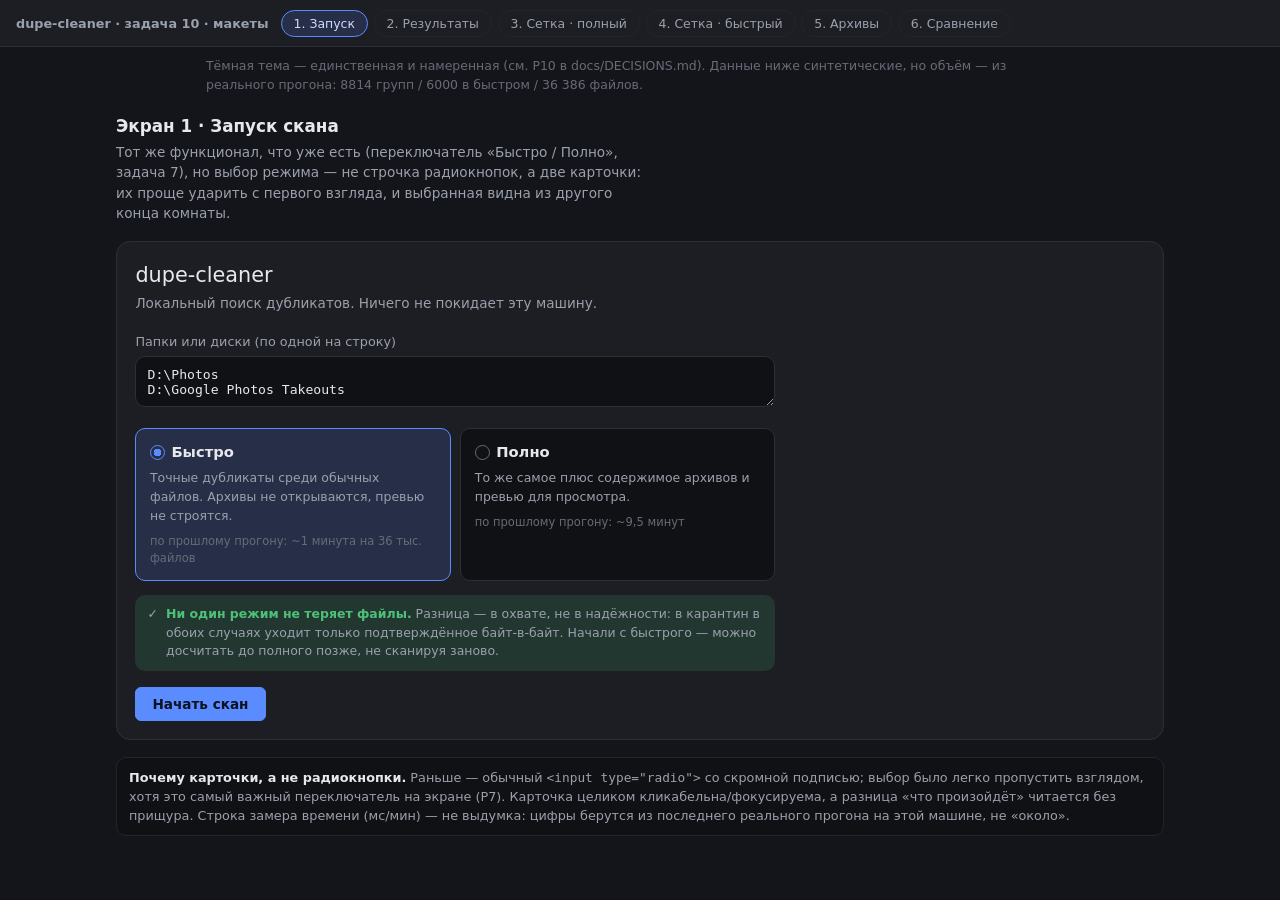
<file: docs/UX-MOCKUPS.html>
<!doctype html>
<html lang="ru">
<head>
<meta charset="utf-8">
<meta name="viewport" content="width=device-width, initial-scale=1">
<title>dupe-cleaner — макеты (задача 10)</title>
<style>
  /* ============================================================
     ТОКЕНЫ ЯЗЫКА (см. docs/DECISIONS.md, Р10)
     Тёмная тема — единственная; переключателя нет намеренно.
     ============================================================ */
  :root{
    --bg:            #14151a;
    --bg-elev:       #1c1e24;
    --bg-elev-2:     #23262e;
    --bg-sunken:     #101114;
    --border:        #2c2f38;
    --border-soft:   #23252c;
    --text:          #e7e8ec;
    --text-muted:    #9aa0ac;
    --text-faint:    #666b77;

    --accent:        #5b8cff;
    --accent-soft:   rgba(91,140,255,.16);
    --accent-text:   #cfdbff;

    --ok:            #4ec178;
    --ok-soft:       rgba(78,193,120,.15);
    --warn:          #e6a23c;
    --warn-soft:     rgba(230,162,60,.15);
    --danger:        #f0645a;
    --danger-soft:   rgba(240,100,90,.15);
    --neutral:       #8b93a3;
    --neutral-soft:  rgba(139,147,163,.13);

    --focus:         #7aa2ff;
    --radius-sm: 6px; --radius-md: 10px; --radius-lg: 14px;
    --font-ui:   system-ui, -apple-system, "Segoe UI", sans-serif;
    --font-mono: ui-monospace, Consolas, monospace;
  }

  * { box-sizing: border-box; }
  html, body { background: var(--bg); }
  body{
    margin:0; color: var(--text); font-family: var(--font-ui);
    font-size: 14px; line-height: 1.5; -webkit-font-smoothing: antialiased;
  }
  code, .mono { font-family: var(--font-mono); }
  .tabular { font-variant-numeric: tabular-nums; }
  ::selection { background: var(--accent-soft); }
  a { color: var(--accent-text); }
  button { font-family: inherit; }
  button:focus-visible, [tabindex]:focus-visible, input:focus-visible {
    outline: 2px solid var(--focus); outline-offset: 2px;
  }

  /* ---------- каркас страницы макетов (не часть продукта) ---------- */
  .doc-topbar{
    position: sticky; top:0; z-index: 50;
    display:flex; align-items:center; gap: .75rem;
    padding: .6rem 1rem; background: var(--bg-elev);
    border-bottom: 1px solid var(--border); flex-wrap: wrap;
  }
  .doc-topbar b { font-size: .8rem; color: var(--text-muted); font-weight: 600; }
  .doc-tabs { display:flex; gap:.35rem; flex-wrap: wrap; }
  .doc-tab{
    background: transparent; color: var(--text-muted); border:1px solid var(--border-soft);
    border-radius: 999px; padding: .32rem .75rem; font-size: .78rem; cursor:pointer;
  }
  .doc-tab.active{ background: var(--accent-soft); border-color: var(--accent); color: var(--accent-text); }
  .doc-note{ max-width: 900px; margin: 0 auto; padding: .6rem 1rem 0; color: var(--text-faint); font-size: .78rem; }

  .panel{ display:none; padding: 1.25rem 1rem 4rem; max-width: 1080px; margin: 0 auto; }
  .panel.active{ display:block; }
  .panel h2{ font-size: 1.05rem; margin: 0 0 .15rem; }
  .panel .lede{ color: var(--text-muted); font-size: .85rem; margin: 0 0 1.1rem; max-width: 62ch; }
  .screen{
    background: var(--bg-elev); border:1px solid var(--border); border-radius: var(--radius-lg);
    padding: 1.1rem 1.15rem; margin-bottom: 1.1rem;
  }
  .screen h3{ margin:0 0 .7rem; font-size: .95rem; }
  .why{
    font-size: .8rem; color: var(--text-muted); background: var(--bg-sunken);
    border: 1px solid var(--border-soft); border-radius: var(--radius-md);
    padding: .6rem .75rem; margin-top: .7rem;
  }
  .why b { color: var(--text); }

  /* ============================================================
     ЭКРАН 1 — ЗАПУСК СКАНА
     ============================================================ */
  .app-shell{ max-width: 640px; }
  .app-h1{ font-size: 1.3rem; margin: 0 0 .1rem; }
  .app-sub{ color: var(--text-muted); font-size: .85rem; margin: 0 0 1.2rem; }
  .field label{ display:block; font-size: .8rem; color: var(--text-muted); margin-bottom: .3rem; }
  textarea.mock-input{
    width:100%; background: var(--bg-sunken); border:1px solid var(--border); color: var(--text);
    border-radius: var(--radius-md); padding: .6rem .7rem; font-family: var(--font-mono); font-size: .82rem;
  }
  .mode-cards{ display:grid; grid-template-columns: 1fr 1fr; gap: .6rem; margin: .9rem 0; }
  @media (max-width: 560px){ .mode-cards{ grid-template-columns: 1fr; } }
  .mode-card{
    position: relative; border: 1px solid var(--border); border-radius: var(--radius-md);
    padding: .8rem .85rem; cursor: pointer; background: var(--bg-sunken);
  }
  .mode-card.selected{ border-color: var(--accent); background: var(--accent-soft); }
  .mode-card .mc-title{ display:flex; align-items:center; gap:.4rem; font-weight: 600; font-size: .92rem; }
  .mode-card .mc-radio{
    width: 15px; height:15px; border-radius: 50%; border: 1.5px solid var(--text-faint); flex: none;
  }
  .mode-card.selected .mc-radio{ border-color: var(--accent); background: radial-gradient(circle, var(--accent) 0 40%, transparent 42%); }
  .mode-card .mc-desc{ font-size: .78rem; color: var(--text-muted); margin-top: .35rem; }
  .mode-card .mc-meta{ font-size: .72rem; color: var(--text-faint); margin-top: .45rem; }
  .guarantee-line{
    display:flex; gap:.5rem; align-items:flex-start; font-size: .78rem; color: var(--text-muted);
    background: var(--ok-soft); border:1px solid transparent; border-radius: var(--radius-md);
    padding: .55rem .7rem; margin-top: .2rem;
  }
  .guarantee-line b{ color: var(--ok); }
  .btn{
    border-radius: var(--radius-sm); border:1px solid var(--border); background: var(--bg-elev-2);
    color: var(--text); padding: .5rem 1rem; font-size: .85rem; cursor:pointer;
  }
  .btn.primary{ background: var(--accent); border-color: var(--accent); color:#0b1220; font-weight:600; }
  .btn.ghost{ background: transparent; }
  .btn.sm{ padding: .28rem .6rem; font-size: .75rem; }
  .btn:disabled{ opacity:.45; cursor:not-allowed; }
  .row-actions{ display:flex; gap:.5rem; margin-top: 1rem; }

  /* ============================================================
     ЭКРАН 2 — СВОДКА И ОХВАТ
     ============================================================ */
  .stat-strip{ display:flex; gap: 1.4rem; flex-wrap:wrap; margin-bottom: .9rem; }
  .stat{ min-width: 120px; }
  .stat .n{ font-size: 1.3rem; font-weight: 700; }
  .stat .l{ font-size: .72rem; color: var(--text-muted); }
  .mode-pill{
    display:inline-flex; align-items:center; gap:.3rem; font-size: .72rem; padding: .15rem .55rem;
    border-radius: 999px; border:1px solid var(--border); color: var(--text-muted); vertical-align: middle;
  }

  .coverage-banner{
    display:flex; align-items:center; gap:.8rem; flex-wrap: wrap;
    background: var(--warn-soft); border: 1px solid color-mix(in srgb, var(--warn) 55%, transparent);
    border-radius: var(--radius-md); padding: .7rem .9rem; margin-bottom: 1rem;
  }
  .coverage-banner .cb-icon{ font-size: 1.1rem; }
  .coverage-banner .cb-text{ flex: 1 1 320px; font-size: .82rem; }
  .coverage-banner .cb-text b{ color: var(--warn); }

  .verdict-strip{ display:flex; gap:.5rem; flex-wrap: wrap; margin-bottom: 1.1rem; }
  .verdict-chip{
    display:flex; align-items:center; gap:.4rem; border-radius: var(--radius-md);
    padding: .45rem .7rem; font-size: .78rem; border: 1px solid transparent;
  }
  .verdict-chip .vc-n{ font-weight:700; font-size: .92rem; }
  .verdict-chip.ok{ background: var(--ok-soft); color: var(--ok); }
  .verdict-chip.warn{ background: var(--warn-soft); color: var(--warn); }
  .verdict-chip.neutral{ background: var(--neutral-soft); color: var(--neutral); }
  .verdict-chip.danger{ background: var(--danger-soft); color: var(--danger); }

  .type-tabs{ display:flex; gap:.4rem; border-bottom: 1px solid var(--border); margin-bottom: .9rem; }
  .type-tab{
    background:none; border:none; color: var(--text-muted); padding: .5rem .2rem; font-size: .85rem;
    border-bottom: 2px solid transparent; cursor:pointer; margin-right: .6rem;
  }
  .type-tab.active{ color: var(--text); border-bottom-color: var(--accent); }
  .type-tab .cnt{ color: var(--text-faint); font-size: .75rem; }

  /* ============================================================
     СЕТКА ГРУПП (общая для полного/быстрого экрана)
     ============================================================ */
  .vg-wrap{ border:1px solid var(--border-soft); border-radius: var(--radius-md); background: var(--bg-sunken); }
  .vg-toolbar{
    display:flex; justify-content:space-between; align-items:center; gap:.6rem; flex-wrap:wrap;
    padding: .5rem .7rem; font-size: .72rem; color: var(--text-faint); border-bottom: 1px solid var(--border-soft);
  }
  .vg-viewport{ position: relative; height: 460px; overflow-y: auto; overflow-x: hidden; }
  .vg-sizer{ position: relative; width: 100%; }
  .vg-pool{ position:absolute; top:0; left:0; }

  .tile{
    position:absolute; width: 148px; height: 190px;
    background: var(--bg-elev); border:1px solid var(--border-soft); border-radius: var(--radius-md);
    overflow:hidden; transition: border-color .1s ease;
  }
  .tile:hover, .tile:focus-within{ border-color: var(--accent); }
  .tile .thumb{
    position:relative; width:100%; height: 132px; background-size: cover; background-position: center;
    display:flex; align-items:flex-end; justify-content:flex-start;
  }
  .tile .thumb.no-preview{ display:flex; align-items:center; justify-content:center; flex-direction:column; gap:.15rem; }
  .tile .ext-mono{ font-size: 1rem; font-weight:800; letter-spacing:.02em; }
  .tile .ext-sub{ font-size: .62rem; opacity:.85; }
  .tile .chk{
    position:absolute; top:6px; right:6px; width:16px; height:16px; border-radius:4px;
    border: 1.5px solid rgba(255,255,255,.55); background: rgba(20,21,26,.35);
  }
  .tile .chk.checked{ background: var(--ok); border-color: var(--ok); }
  .tile .chk.checked::after{ content:"✓"; color:#0b1220; font-size:11px; font-weight:800; display:block; text-align:center; line-height:15px; }
  .tile .count-badge{
    position:absolute; left:6px; top:6px; background: rgba(10,11,14,.65); color:#fff;
    font-size: .65rem; padding: .05rem .35rem; border-radius: 999px; font-weight:600;
  }
  .tile .q-badge{
    position:absolute; right:6px; bottom:6px; font-size: .6rem; padding: .04rem .32rem;
    border-radius: 4px; background: rgba(10,11,14,.7); color: var(--warn); font-weight:600;
  }
  .tile .info{ padding: .38rem .45rem; }
  .tile .path{
    font-size: .68rem; color: var(--text-muted); overflow:hidden; text-overflow:ellipsis; white-space:nowrap;
  }
  .tile .path.named::before{ content:"📁 "; }
  .tile .path.dated::before{ content:"🗓 "; opacity:.7; }
  .tile .size{ font-size: .68rem; color: var(--text-faint); margin-top: .1rem; }

  .vg-status{ display:flex; gap: .9rem; }

  /* ============================================================
     ЭКРАН 5 — КАРТОЧКА АРХИВА
     ============================================================ */
  .archive-card{
    border: 1px solid var(--border); border-radius: var(--radius-md); padding: .8rem .9rem; margin-bottom: .7rem;
    display:flex; gap: .9rem; align-items:flex-start; flex-wrap: wrap;
  }
  .archive-card .ac-icon{ font-size: 1.4rem; line-height:1; }
  .archive-card .ac-body{ flex:1 1 320px; }
  .archive-card .ac-path{ font-family: var(--font-mono); font-size: .82rem; margin-bottom: .25rem; }
  .archive-card .ac-verdict{
    display:inline-flex; align-items:center; gap:.3rem; font-size: .72rem; font-weight:700;
    padding: .12rem .5rem; border-radius: 999px; margin-bottom: .4rem;
  }
  .archive-card .ac-verdict.ok{ background: var(--ok-soft); color: var(--ok); }
  .archive-card .ac-verdict.warn{ background: var(--warn-soft); color: var(--warn); }
  .archive-card .ac-verdict.neutral{ background: var(--neutral-soft); color: var(--neutral); }
  .archive-card .ac-verdict.danger{ background: var(--danger-soft); color: var(--danger); }
  .ac-bar-outer{ height: 6px; border-radius: 999px; background: var(--bg-sunken); overflow:hidden; margin: .35rem 0; max-width: 320px; }
  .ac-bar-inner{ height:100%; background: var(--warn); }
  .ac-detail{ font-size: .78rem; color: var(--text-muted); }
  .archive-card .ac-action{ flex: none; align-self:center; text-align:right; }
  .ac-action .hint{ display:block; font-size: .68rem; color: var(--text-faint); margin-top:.3rem; max-width: 160px; }

  /* ============================================================
     ЭКРАН 6 — СРАВНЕНИЕ МЕДИА (лупа)
     ============================================================ */
  .compare-wrap{ display:grid; grid-template-columns: 1fr 1fr; gap: 1rem; }
  @media (max-width: 720px){ .compare-wrap{ grid-template-columns: 1fr; } }
  .compare-pane{ border:1px solid var(--border); border-radius: var(--radius-md); overflow:hidden; background: var(--bg-sunken); }
  .compare-pane.chosen{ border-color: var(--ok); }
  .cp-head{ display:flex; justify-content:space-between; align-items:center; padding: .5rem .7rem; border-bottom: 1px solid var(--border-soft); }
  .cp-head .cp-title{ font-size: .82rem; font-weight:600; }
  .cp-head .cp-badge{ font-size: .68rem; padding: .1rem .5rem; border-radius: 999px; background: var(--ok-soft); color: var(--ok); font-weight:700; }
  .cp-img{
    position:relative; height: 230px; background: repeating-linear-gradient(45deg, #1b1c22 0 10px, #191a20 10px 20px);
    display:flex; align-items:center; justify-content:center; overflow:hidden;
  }
  .cp-img .fake-photo{
    position:absolute; inset:0; background: radial-gradient(circle at 35% 30%, #6b7a99, #2a3040 70%);
  }
  .cp-img.soft .fake-photo{ filter: blur(2.5px) saturate(.8); }
  .loupe{
    position:absolute; width: 92px; height: 92px; border-radius: 50%; border: 2px solid var(--accent);
    box-shadow: 0 0 0 2px rgba(0,0,0,.4), 0 4px 16px rgba(0,0,0,.5);
    background-repeat:no-repeat; pointer-events:none;
  }
  .cp-metrics{ padding: .6rem .7rem; font-size: .78rem; color: var(--text-muted); display:grid; gap:.3rem; }
  .metric-row{ display:flex; justify-content:space-between; gap:.5rem; }
  .metric-row .m-bar-outer{ flex:1; height:5px; background: var(--bg-elev-2); border-radius:999px; overflow:hidden; margin: 0 .5rem; }
  .metric-row .m-bar-inner{ height:100%; background: var(--accent); }
  .verdict-line{ font-size: .82rem; margin-top:.8rem; padding: .6rem .75rem; background: var(--bg-sunken); border-radius: var(--radius-md); border:1px solid var(--border-soft); }
  .verdict-line b{ color: var(--ok); }

  .legend-row{ display:flex; gap:1rem; flex-wrap:wrap; font-size: .74rem; color: var(--text-faint); margin-top: .6rem; }
  .legend-row span{ display:inline-flex; align-items:center; gap:.3rem; }
  .legend-dot{ width:8px; height:8px; border-radius:50%; display:inline-block; }
</style>
</head>
<body>

  <div class="doc-topbar">
    <b>dupe-cleaner · задача 10 · макеты</b>
    <div class="doc-tabs" id="tabs"></div>
  </div>
  <p class="doc-note">Тёмная тема — единственная и намеренная (см. Р10 в docs/DECISIONS.md). Данные ниже синтетические, но объём — из реального прогона: 8814 групп / 6000 в быстром / 36 386 файлов.</p>

  <!-- ============================================================
       ЭКРАН 1
       ============================================================ -->
  <section class="panel" data-panel="start">
    <h2>Экран 1 · Запуск скана</h2>
    <p class="lede">Тот же функционал, что уже есть (переключатель «Быстро / Полно», задача 7), но выбор режима — не строчка радиокнопок, а две карточки: их проще ударить с первого взгляда, и выбранная видна из другого конца комнаты.</p>
    <div class="screen">
      <div class="app-shell">
        <div class="app-h1">dupe-cleaner</div>
        <p class="app-sub">Локальный поиск дубликатов. Ничего не покидает эту машину.</p>
        <div class="field">
          <label>Папки или диски (по одной на строку)</label>
          <textarea class="mock-input" rows="2">D:\Photos
D:\Google Photos Takeouts</textarea>
        </div>

        <div class="mode-cards">
          <div class="mode-card selected" tabindex="0" role="radio" aria-checked="true">
            <div class="mc-title"><span class="mc-radio"></span> Быстро</div>
            <div class="mc-desc">Точные дубликаты среди обычных файлов. Архивы не открываются, превью не строятся.</div>
            <div class="mc-meta">по прошлому прогону: ~1 минута на 36 тыс. файлов</div>
          </div>
          <div class="mode-card" tabindex="0" role="radio" aria-checked="false">
            <div class="mc-title"><span class="mc-radio"></span> Полно</div>
            <div class="mc-desc">То же самое плюс содержимое архивов и превью для просмотра.</div>
            <div class="mc-meta">по прошлому прогону: ~9,5 минут</div>
          </div>
        </div>

        <div class="guarantee-line">
          <span>✓</span>
          <span><b>Ни один режим не теряет файлы.</b> Разница — в охвате, не в надёжности: в карантин в обоих случаях уходит только подтверждённое байт-в-байт. Начали с быстрого — можно досчитать до полного позже, не сканируя заново.</span>
        </div>

        <div class="row-actions">
          <button class="btn primary">Начать скан</button>
        </div>
      </div>
    </div>
    <div class="why">
      <b>Почему карточки, а не радиокнопки.</b> Раньше — обычный <code>&lt;input type="radio"&gt;</code> со скромной подписью; выбор было легко пропустить взглядом, хотя это самый важный переключатель на экране (Р7). Карточка целиком кликабельна/фокусируема, а разница «что произойдёт» читается без прищура. Cтрока замера времени (мс/мин) — не выдумка: цифры берутся из последнего реального прогона на этой машине, не «около».
    </div>
  </section>

  <!-- ============================================================
       ЭКРАН 2
       ============================================================ -->
  <section class="panel" data-panel="results">
    <h2>Экран 2 · Результаты: сводка и охват</h2>
    <p class="lede">Главная задача экрана — не дать быстрому скану прочитаться как «дублей больше нет» (Р7). Поэтому баннер охвата — не тихая строка под сводкой, а первое, что видно, в цвете, с числом и кнопкой.</p>

    <div class="screen">
      <div class="stat-strip">
        <div class="stat"><div class="n tabular">8 814</div><div class="l">групп дублей</div></div>
        <div class="stat"><div class="n tabular">22,9 ГБ</div><div class="l">можно освободить</div></div>
        <div class="stat"><div class="n tabular">36 386</div><div class="l">файлов просмотрено</div></div>
        <div class="stat"><span class="mode-pill">режим: Полный</span></div>
      </div>

      <div class="coverage-banner">
        <span class="cb-icon">⏳</span>
        <span class="cb-text">Показан результат <b>быстрого</b> скана: <b>38 архивов</b> (12,4 ГБ) не открывались — дубликаты внутри них здесь не отображены, превью тоже не строились.</span>
        <button class="btn primary sm">Досчитать полностью</button>
      </div>

      <div class="verdict-strip">
        <div class="verdict-chip ok"><span class="vc-n">6</span> полностью избыточны</div>
        <div class="verdict-chip warn"><span class="vc-n">27</span> частично избыточны</div>
        <div class="verdict-chip neutral"><span class="vc-n">4</span> уникальны</div>
        <div class="verdict-chip danger"><span class="vc-n">1</span> не прочитан</div>
      </div>

      <div class="type-tabs">
        <button class="type-tab active">Обычные файлы <span class="cnt">7 940</span></button>
        <button class="type-tab">Медиа — ручная проверка <span class="cnt">839</span></button>
        <button class="type-tab">Только в архивах <span class="cnt">35</span></button>
      </div>
      <p class="lede" style="margin-bottom:0">↳ переключение табами вместо трёх раскрытых блоков «details» — на 8814 группах аккордеон из трёх секций ничего не экономит, а таб сохраняет место под сетку.</p>
    </div>
    <div class="why">
      <b>Почему вердикты архивов показаны всегда, а не только на отдельном экране «Архивы».</b> В брифе экран «Архивы» отмечен как «Нет» — его подробный вид (список, фильтры) действительно из задачи 12. Но сами четыре числа уже есть в отчёте (задача 4) и ничего не стоят на этом экране: без них полностью избыточный архив, который давно можно было бы убрать одним нажатием, попросту невидим.
    </div>
  </section>

  <!-- ============================================================
       ЭКРАН 3 — СЕТКА, ПОЛНЫЙ РЕЖИМ
       ============================================================ -->
  <section class="panel" data-panel="grid-full">
    <h2>Экран 3 · Сетка дублей — полный режим (с превью)</h2>
    <p class="lede">Одна плитка = одна группа, не одна плитка на копию. Внутри группы точных дублей копии побайтово одинаковы (Р8) — показывать одно и то же изображение два-три раза подряд не добавляет информации, только удлиняет скролл в 2–3 раза на 8814 группах.</p>

    <div class="screen">
      <div class="vg-wrap">
        <div class="vg-toolbar">
          <span>Синтетические данные для демонстрации виртуализации — <b id="full-count">0</b> плиток</span>
          <span class="vg-status" id="full-status"></span>
        </div>
        <div class="vg-viewport" id="vp-full">
          <div class="vg-sizer" id="sizer-full"><div class="vg-pool" id="pool-full"></div></div>
        </div>
      </div>
      <div class="legend-row">
        <span><span class="legend-dot" style="background:var(--ok)"></span> отмечено в карантин</span>
        <span>📁 — именованная папка хранит копию (Р8)</span>
        <span>🗓 — датированная папка</span>
        <span><span class="mono" style="color:var(--warn)">рез. ↓ / резкость ↓</span> — метрика качества из индекса (задача 9), информационно</span>
      </div>
    </div>
    <div class="why">
      <b>Клик/Enter по плитке</b> не открывает модалку — он разворачивает мини-панель на месте (пути всех копий, «Сверить полностью»), не ломая позицию скролла в сетке. Это часть ответа на «решение за секунду»: раскрытие ничего не грузит с сервера заново, кроме одной проверки по требованию.
      <br><br>
      <b>Путь хранителя</b> — это <code>keeper_display_path</code> с сервера (Р8), макет не пересчитывает «самый короткий путь» в браузере — та самая ошибка, которую задача 6 нашла и исправила в текущем <code>app.js</code>.
    </div>
  </section>

  <!-- ============================================================
       ЭКРАН 4 — СЕТКА, БЫСТРЫЙ РЕЖИМ
       ============================================================ -->
  <section class="panel" data-panel="grid-quick">
    <h2>Экран 4 · Сетка дублей — быстрый режим (без превью)</h2>
    <p class="lede">В быстром режиме превью не строятся вовсе (задача 7) — 6000 плиток не должны выглядеть как 6000 серых прямоугольников. Вместо фотографии — карточка с тем, что реально известно без чтения байт: расширение, число копий, объём, путь хранителя.</p>

    <div class="screen">
      <div class="vg-wrap">
        <div class="vg-toolbar">
          <span>Синтетические данные — <b id="quick-count">0</b> плиток, без превью</span>
          <span class="vg-status" id="quick-status"></span>
        </div>
        <div class="vg-viewport" id="vp-quick">
          <div class="vg-sizer" id="sizer-quick"><div class="vg-pool" id="pool-quick"></div></div>
        </div>
      </div>
    </div>
    <div class="why">
      <b>Почему не «серый прямоугольник + подпись».</b> Верхняя половина плитки красится по категории файла (изображение / видео / прочее) и несёт моноширинное расширение крупным начертанием — это не декорация, а способ разом видеть состав сетки боковым зрением, пролистывая тысячи карточек: сплошная полоса одного цвета — однородный участок (например, RAW с одной камеры), пестрота — смешанный. Серый бы этого не показал.
      <br><br>
      Макет намеренно не выдумывает превью «как будто» — это противоречило бы принципу брифа «честность в цифрах»: раз файл не читался, ничего похожего на его содержимое на экране быть не должно.
    </div>
  </section>

  <!-- ============================================================
       ЭКРАН 5 — АРХИВЫ
       ============================================================ -->
  <section class="panel" data-panel="archives">
    <h2>Экран 5 · Карточка архива — все четыре вердикта</h2>
    <p class="lede">Вердикт архива (задача 4: полностью/частично избыточен, уникален, не прочитан) есть в отчёте и в CLI, на экране — нет. Право на действие («в карантин целиком») — только у полностью избыточного; форма карточки сама эту границу и показывает.</p>

    <div class="screen">
      <div class="archive-card">
        <div class="ac-icon">📦</div>
        <div class="ac-body">
          <div class="ac-verdict ok">✓ полностью избыточен</div>
          <div class="ac-path">D:\Backup\2021_export_full.zip</div>
          <div class="ac-detail">612 файлов, 3,1 ГБ — все уже есть на диске обычными файлами.</div>
        </div>
        <div class="ac-action">
          <button class="btn primary sm">В карантин целиком</button>
          <span class="hint">двойники будут перечитаны и захэшированы заново в момент нажатия, не по данным скана</span>
        </div>
      </div>

      <div class="archive-card">
        <div class="ac-icon">📦</div>
        <div class="ac-body">
          <div class="ac-verdict warn">◐ частично избыточен</div>
          <div class="ac-path">D:\Google Photos Takeouts\takeout.tgz</div>
          <div class="ac-bar-outer"><div class="ac-bar-inner" style="width:59.3%"></div></div>
          <div class="ac-detail">3 727 из 6 286 участников (59,3%, 9,37 ГБ из 44,9 ГБ) уже лежат на диске обычными файлами.</div>
        </div>
        <div class="ac-action">
          <button class="btn sm" disabled>В карантин целиком</button>
          <span class="hint">недоступно — в архиве остаётся уникальное содержимое</span>
        </div>
      </div>

      <div class="archive-card">
        <div class="ac-icon">📦</div>
        <div class="ac-body">
          <div class="ac-verdict neutral">— уникален</div>
          <div class="ac-path">D:\Photos\old_scans.7z</div>
          <div class="ac-detail">Ни одного участника с двойником на диске. Действие не предлагается — смотреть нечего проверять.</div>
        </div>
      </div>

      <div class="archive-card">
        <div class="ac-icon">📦</div>
        <div class="ac-body">
          <div class="ac-verdict danger">✕ не прочитан</div>
          <div class="ac-path">D:\Backup\family_2019_encrypted.7z</div>
          <div class="ac-detail">Причина: требуется пароль. Неизвестные байты избыточными не бывают — вердикт не «уникален» и не «избыточен».</div>
        </div>
      </div>

      <div class="archive-card" style="opacity:.6">
        <div class="ac-icon">📦</div>
        <div class="ac-body">
          <div class="ac-verdict danger">✕ не прочитан (быстрый режим)</div>
          <div class="ac-path">D:\Photos\any_archive.zip</div>
          <div class="ac-detail">В быстром режиме архивы не открываются в принципе — вердикт «не прочитан» получает каждый, действия нет ни у одного.</div>
        </div>
      </div>
    </div>
    <div class="why">
      <b>Почему кнопка у «частично избыточен» видна, но не спрятана совсем.</b> Спрятать её means человек не узнает, что здесь вообще есть что-то избыточное (9,37 ГБ на реальном прогоне). Задизейблить с подписью причины — тот же принцип 5 брифа («честность в цифрах»), только про действия: видно, что есть, и видно, почему пока нельзя. «Растворение» частично избыточных архивов — отдельная, не принятая задача (см. «За пределами плана» в plan.md).
    </div>
  </section>

  <!-- ============================================================
       ЭКРАН 6 — СРАВНЕНИЕ
       ============================================================ -->
  <section class="panel" data-panel="compare">
    <h2>Экран 6 · Сравнение медиа — крупная пара с лупой</h2>
    <p class="lede">Отвечает на открытый вопрос брифа №4: «как показать размытость/пережатие на превью, а не только числом». На <b>128×128 плитке разница не видна физически</b> — нужен крупный план и зум на общую точку кадра.</p>

    <div class="screen">
      <p class="lede" style="margin-bottom:.8rem">Этот экран — не для сегодняшних точных дублей (там копии побайтово идентичны, сравнивать нечего — см. экран 3). Он для группы <b>похожих</b> снимков (near-duplicate, задачи 13/14/17): копии реально разного качества, и здесь решается Р2 — «оставить лучшую копию» — на глаз, а не только по числу.</p>
      <div class="compare-wrap">
        <div class="compare-pane chosen">
          <div class="cp-head"><span class="cp-title">IMG_2201.jpg</span><span class="cp-badge">лучше</span></div>
          <div class="cp-img" id="cp-sharp">
            <div class="fake-photo"></div>
            <div class="loupe" id="loupe-sharp"></div>
          </div>
          <div class="cp-metrics">
            <div class="metric-row"><span>Разрешение</span><span class="m-bar-outer"><span class="m-bar-inner" style="width:92%"></span></span><span class="tabular">4032×3024</span></div>
            <div class="metric-row"><span>Резкость</span><span class="m-bar-outer"><span class="m-bar-inner" style="width:88%"></span></span><span class="tabular">0.88</span></div>
            <div class="metric-row"><span>Пережатие</span><span class="m-bar-outer"><span class="m-bar-inner" style="width:6%;background:var(--ok)"></span></span><span class="tabular">низкое</span></div>
          </div>
        </div>
        <div class="compare-pane">
          <div class="cp-head"><span class="cp-title">IMG_2201_whatsapp.jpg</span></div>
          <div class="cp-img soft" id="cp-soft">
            <div class="fake-photo"></div>
            <div class="loupe" id="loupe-soft"></div>
          </div>
          <div class="cp-metrics">
            <div class="metric-row"><span>Разрешение</span><span class="m-bar-outer"><span class="m-bar-inner" style="width:24%"></span></span><span class="tabular">1280×960</span></div>
            <div class="metric-row"><span>Резкость</span><span class="m-bar-outer"><span class="m-bar-inner" style="width:31%"></span></span><span class="tabular">0.31</span></div>
            <div class="metric-row"><span>Пережатие</span><span class="m-bar-outer"><span class="m-bar-inner" style="width:81%;background:var(--danger)"></span></span><span class="tabular">высокое</span></div>
          </div>
        </div>
      </div>
      <div class="verdict-line">Лупа наведена на одну и ту же точку кадра в обеих копиях (синхронный зум, не просто увеличение всей плитки) — на превью-масштабе эти два снимка выглядели бы почти одинаково; на 100% разница в резкости и пережатии становится физически видна. <b>Предложено оставить левую</b> — выше на всех трёх метриках; решение всё равно подтверждает человек, автоматика только сортирует.</div>
    </div>
    <div class="why">
      <b>Почему это отдельный экран, а не режим плитки в общей сетке.</b> Принцип 3 брифа требует разной «температуры» для разных категорий: фото — крупно и спокойно, без плотной решётки. Сравнение двух конкретных копий — операция «открыл одну группу», а не «пролистываю тысячу» — плотность здесь работает против цели, а не на неё.
    </div>
  </section>

<script>
(function(){
  // ---------- вкладки макета ----------
  var panels = Array.prototype.slice.call(document.querySelectorAll('.panel'));
  var tabsEl = document.getElementById('tabs');
  var labels = {
    start: '1. Запуск', results: '2. Результаты', 'grid-full': '3. Сетка · полный',
    'grid-quick': '4. Сетка · быстрый', archives: '5. Архивы', compare: '6. Сравнение'
  };
  panels.forEach(function(p, i){
    var btn = document.createElement('button');
    btn.className = 'doc-tab' + (i === 0 ? ' active' : '');
    btn.textContent = labels[p.dataset.panel] || p.dataset.panel;
    btn.addEventListener('click', function(){
      panels.forEach(function(pp){ pp.classList.remove('active'); });
      Array.prototype.forEach.call(tabsEl.children, function(b){ b.classList.remove('active'); });
      p.classList.add('active'); btn.classList.add('active');
    });
    tabsEl.appendChild(btn);
  });
  panels[0].classList.add('active');

  // ---------- карточки режима на экране 1 ----------
  document.querySelectorAll('.mode-card').forEach(function(card){
    card.addEventListener('click', function(){
      card.parentElement.querySelectorAll('.mode-card').forEach(function(c){ c.classList.remove('selected'); c.setAttribute('aria-checked','false'); });
      card.classList.add('selected'); card.setAttribute('aria-checked','true');
    });
  });

  // ---------- табы типов групп на экране 2 (косметика) ----------
  document.querySelectorAll('.type-tab').forEach(function(t){
    t.addEventListener('click', function(){
      t.parentElement.querySelectorAll('.type-tab').forEach(function(x){ x.classList.remove('active'); });
      t.classList.add('active');
    });
  });

  // ---------- лупа на экране 6 ----------
  function wireLoupe(imgId, loupeId){
    var img = document.getElementById(imgId), loupe = document.getElementById(loupeId);
    if (!img) return;
    img.addEventListener('mousemove', function(e){
      var r = img.getBoundingClientRect();
      var x = e.clientX - r.left, y = e.clientY - r.top;
      loupe.style.left = (x - 46) + 'px'; loupe.style.top = (y - 46) + 'px';
      loupe.style.backgroundImage = 'radial-gradient(circle at 35% 30%, #93a3c9, #3a4258 70%)';
      loupe.style.backgroundSize = (r.width * 3) + 'px ' + (r.height * 3) + 'px';
      loupe.style.backgroundPosition = (-x * 3 + 46) + 'px ' + (-y * 3 + 46) + 'px';
      loupe.style.opacity = 1;
    });
    img.addEventListener('mouseleave', function(){ loupe.style.opacity = 0; });
    loupe.style.opacity = 0;
  }
  wireLoupe('cp-sharp', 'loupe-sharp');
  wireLoupe('cp-soft', 'loupe-soft');

  // ============================================================
  // Виртуализация: реальная, не бутафорская — только видимые
  // плитки в DOM, пул переиспользуется при скролле.
  // Это и есть ответ на открытый вопрос брифа №2 (ваниль/фреймворк):
  // сетка написана без единой внешней зависимости.
  // ============================================================
  var NAMED = ['Краснодар','Wedding Day','Грузия 2022-2023','Pamir 2016','Свадьба 16042017'];
  var DATED = ['2020','2010 -2020\\2020','13 May 2018'];
  var GENERIC = ['Pictures','DCIM','Загрузки','Новая папка (2)'];
  var EXT_IMG = ['JPG','PNG','HEIC'];
  var EXT_VID = ['MP4','MOV'];

  function pick(arr){ return arr[(Math.random()*arr.length)|0]; }

  function makeItems(n){
    var items = [];
    for (var i=0;i<n;i++){
      var kind = Math.random();
      var folderKind, folder;
      if (kind < 0.42){ folderKind='named'; folder = pick(NAMED); }
      else if (kind < 0.68){ folderKind='dated'; folder = pick(DATED); }
      else { folderKind='generic'; folder = pick(GENERIC); }
      var isVideo = Math.random() < 0.12;
      var ext = isVideo ? pick(EXT_VID) : pick(EXT_IMG);
      var copies = 2 + ((Math.random()*3)|0);
      var sizeMb = isVideo ? (20 + Math.random()*180) : (1 + Math.random()*14);
      var lowQ = !isVideo && Math.random() < 0.16;
      items.push({ folder: folder, folderKind: folderKind, ext: ext, isVideo: isVideo, copies: copies, sizeMb: sizeMb, lowQ: lowQ, hue: isVideo ? 265 : (200 + ((Math.random()*40)|0)) });
    }
    return items;
  }

  function fmtSize(mb){
    return mb >= 1024 ? (mb/1024).toFixed(1)+' ГБ' : mb.toFixed(mb<10?1:0)+' МБ';
  }

  function buildVirtualGrid(cfg){
    var viewport = document.getElementById(cfg.viewportId);
    var sizer = document.getElementById(cfg.sizerId);
    var pool = document.getElementById(cfg.poolId);
    var items = cfg.items;
    var tileW = 148, tileH = 190, gap = 10, overscan = 2;
    var columns = 1, rows = 0, slots = [];

    function makeTileNode(){
      var el = document.createElement('div');
      el.className = 'tile';
      el.tabIndex = 0;
      var thumb = document.createElement('div'); thumb.className = 'thumb';
      var countBadge = document.createElement('div'); countBadge.className = 'count-badge';
      var chk = document.createElement('div'); chk.className = 'chk';
      var qBadge = document.createElement('div'); qBadge.className = 'q-badge'; qBadge.hidden = true;
      thumb.appendChild(countBadge); thumb.appendChild(chk); thumb.appendChild(qBadge);
      var info = document.createElement('div'); info.className = 'info';
      var pathEl = document.createElement('div'); pathEl.className = 'path';
      var sizeEl = document.createElement('div'); sizeEl.className = 'size';
      info.appendChild(pathEl); info.appendChild(sizeEl);
      el.appendChild(thumb); el.appendChild(info);
      return { node: el, thumb: thumb, countBadge: countBadge, chk: chk, qBadge: qBadge, pathEl: pathEl, sizeEl: sizeEl };
    }

    function updateTile(slot, item){
      slot.countBadge.textContent = '×' + item.copies;
      slot.chk.className = 'chk checked'; // по умолчанию отмечено к карантину
      slot.pathEl.textContent = item.folder;
      slot.pathEl.className = 'path ' + item.folderKind;
      slot.sizeEl.textContent = fmtSize(item.sizeMb * (item.copies - 1)) + ' освободится';
      if (cfg.withPreview){
        slot.thumb.classList.remove('no-preview');
        slot.thumb.style.background = 'radial-gradient(circle at 30% 25%, hsl(' + item.hue + ' 45% 55%), hsl(' + item.hue + ' 35% 18%) 75%)';
        slot.thumb.innerHTML = '';
        slot.thumb.appendChild(slot.countBadge); slot.thumb.appendChild(slot.chk); slot.thumb.appendChild(slot.qBadge);
        if (item.lowQ){ slot.qBadge.hidden = false; slot.qBadge.textContent = 'резкость ↓'; }
        else { slot.qBadge.hidden = true; }
      } else {
        slot.thumb.classList.add('no-preview');
        slot.thumb.style.background = 'hsl(' + item.hue + ' 30% 16%)';
        slot.thumb.innerHTML = '';
        var mono = document.createElement('div'); mono.className = 'ext-mono'; mono.style.color = 'hsl(' + item.hue + ' 70% 72%)'; mono.textContent = item.ext;
        var sub = document.createElement('div'); sub.className = 'ext-sub'; sub.style.color = 'hsl(' + item.hue + ' 40% 55%)'; sub.textContent = item.isVideo ? 'видео' : 'изображение';
        slot.thumb.appendChild(mono); slot.thumb.appendChild(sub);
        slot.thumb.appendChild(slot.countBadge); slot.thumb.appendChild(slot.chk);
      }
    }

    function computeColumns(){
      var w = viewport.clientWidth || 600;
      columns = Math.max(1, Math.floor((w + gap) / (tileW + gap)));
      rows = Math.ceil(items.length / columns);
      sizer.style.height = (rows * (tileH + gap)) + 'px';
    }

    function ensurePool(){
      var visRows = Math.ceil(viewport.clientHeight / (tileH + gap)) + overscan * 2;
      var needed = Math.max(1, visRows) * columns;
      while (slots.length < needed){
        var s = makeTileNode();
        pool.appendChild(s.node);
        slots.push(s);
      }
    }

    function render(){
      var scrollTop = viewport.scrollTop;
      var startRow = Math.max(0, Math.floor(scrollTop / (tileH + gap)) - overscan);
      var visible = 0;
      slots.forEach(function(slot, i){
        var idx = startRow * columns + i;
        if (idx >= items.length){ slot.node.style.display = 'none'; return; }
        slot.node.style.display = 'block';
        var r = Math.floor(idx / columns), c = idx % columns;
        slot.node.style.transform = 'translate(' + (c * (tileW + gap)) + 'px,' + (r * (tileH + gap)) + 'px)';
        updateTile(slot, items[idx]);
        visible++;
      });
      if (cfg.statusId){
        document.getElementById(cfg.statusId).textContent =
          'DOM-узлов: ' + slots.length + ' из ' + items.length + ' карточек (' + ((slots.length/items.length*100).toFixed(1)) + '%)';
      }
    }

    viewport.addEventListener('scroll', function(){ requestAnimationFrame(render); });
    window.addEventListener('resize', function(){ computeColumns(); ensurePool(); render(); });

    computeColumns(); ensurePool(); render();
    return { itemCount: items.length };
  }

  var fullItems = makeItems(3200);
  var quickItems = makeItems(6000);

  document.getElementById('full-count').textContent = fullItems.length.toLocaleString('ru-RU');
  document.getElementById('quick-count').textContent = quickItems.length.toLocaleString('ru-RU');

  buildVirtualGrid({ viewportId:'vp-full', sizerId:'sizer-full', poolId:'pool-full', items: fullItems, withPreview:true, statusId:'full-status' });
  buildVirtualGrid({ viewportId:'vp-quick', sizerId:'sizer-quick', poolId:'pool-quick', items: quickItems, withPreview:false, statusId:'quick-status' });
})();
</script>
</body>
</html>
</file>
